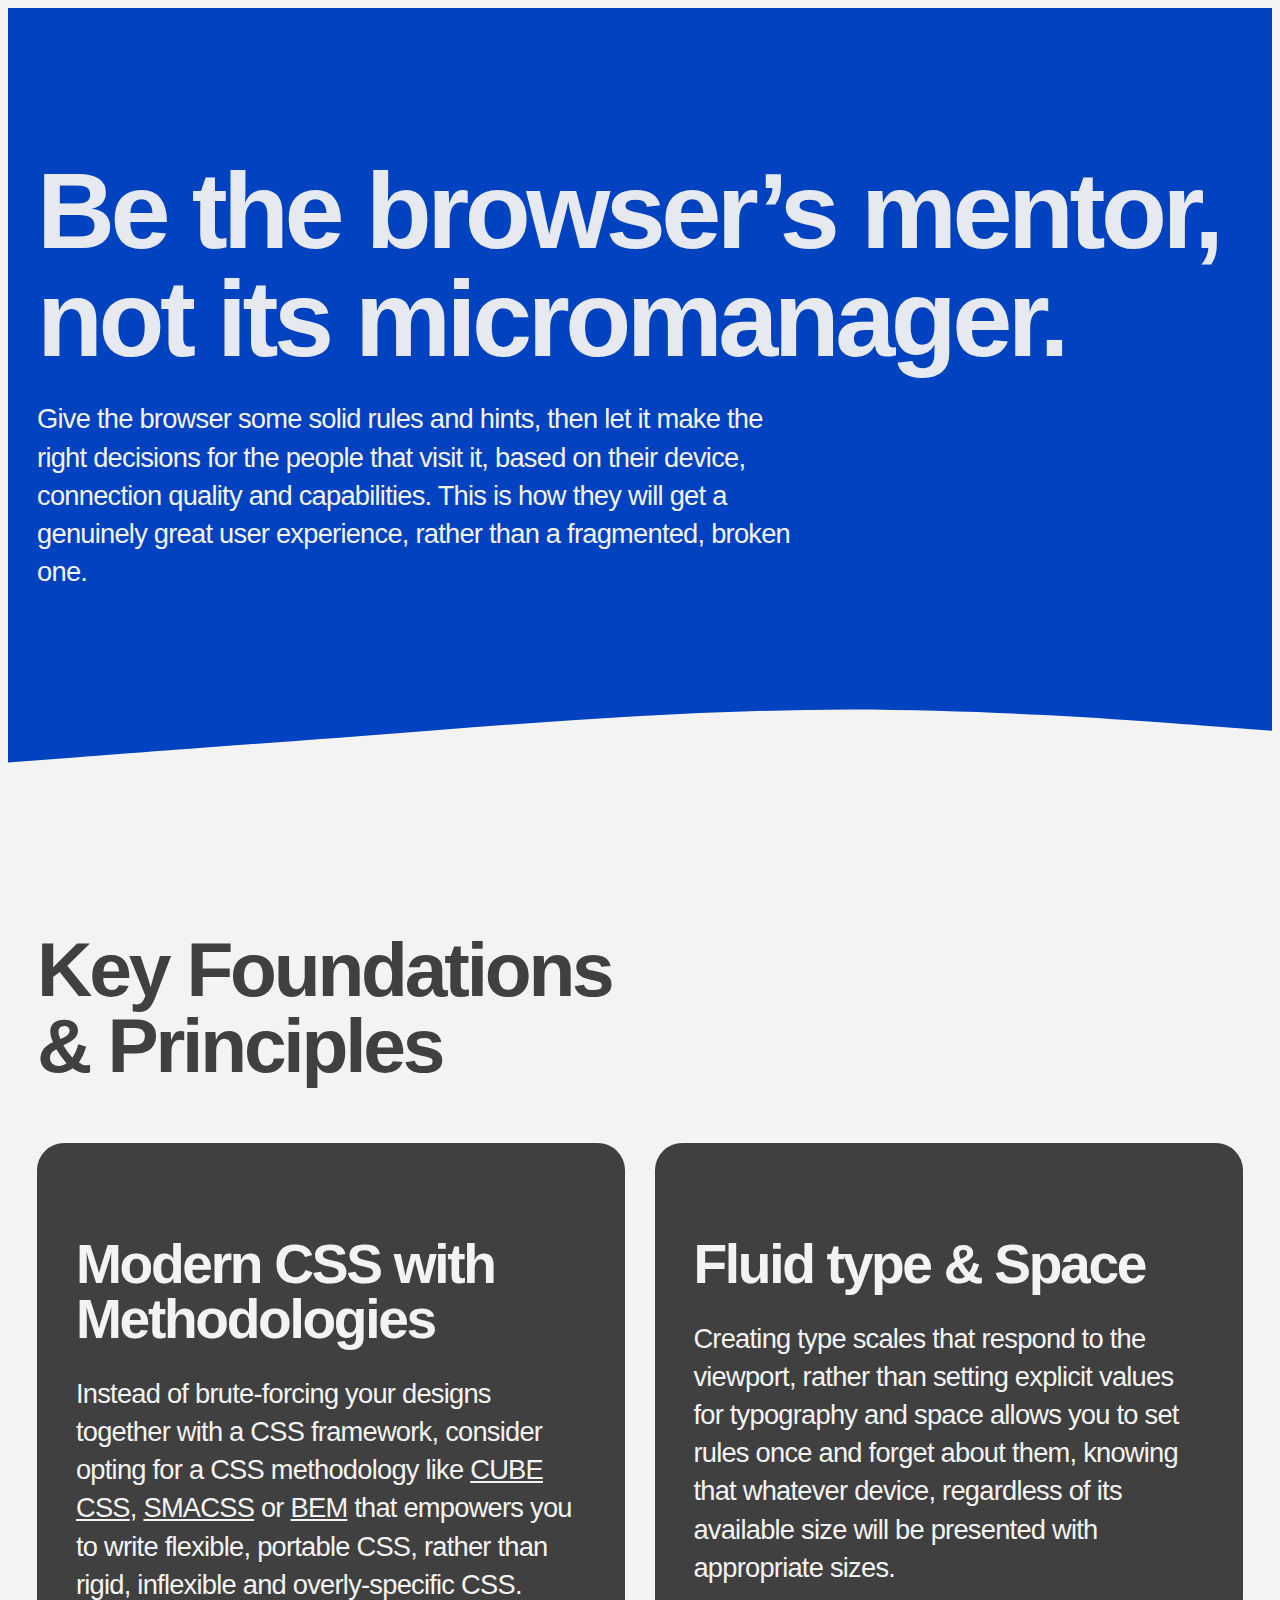
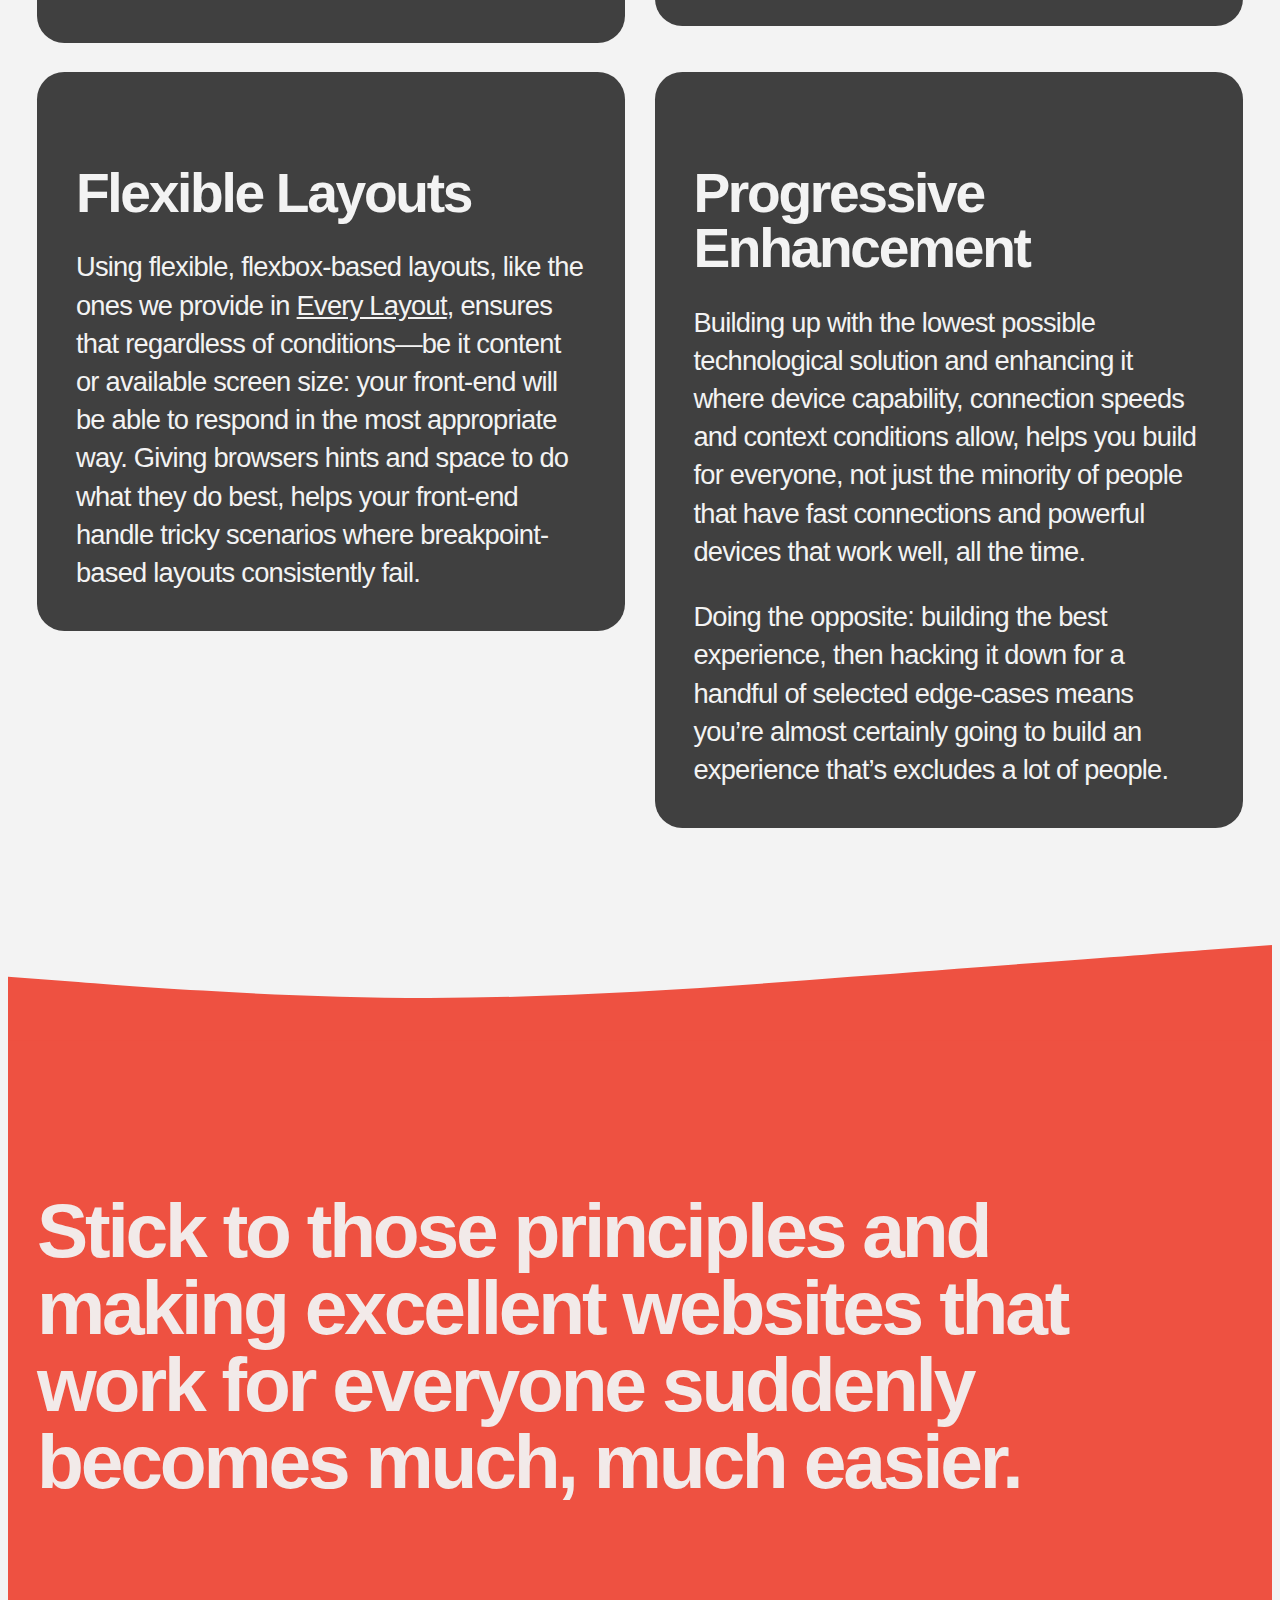
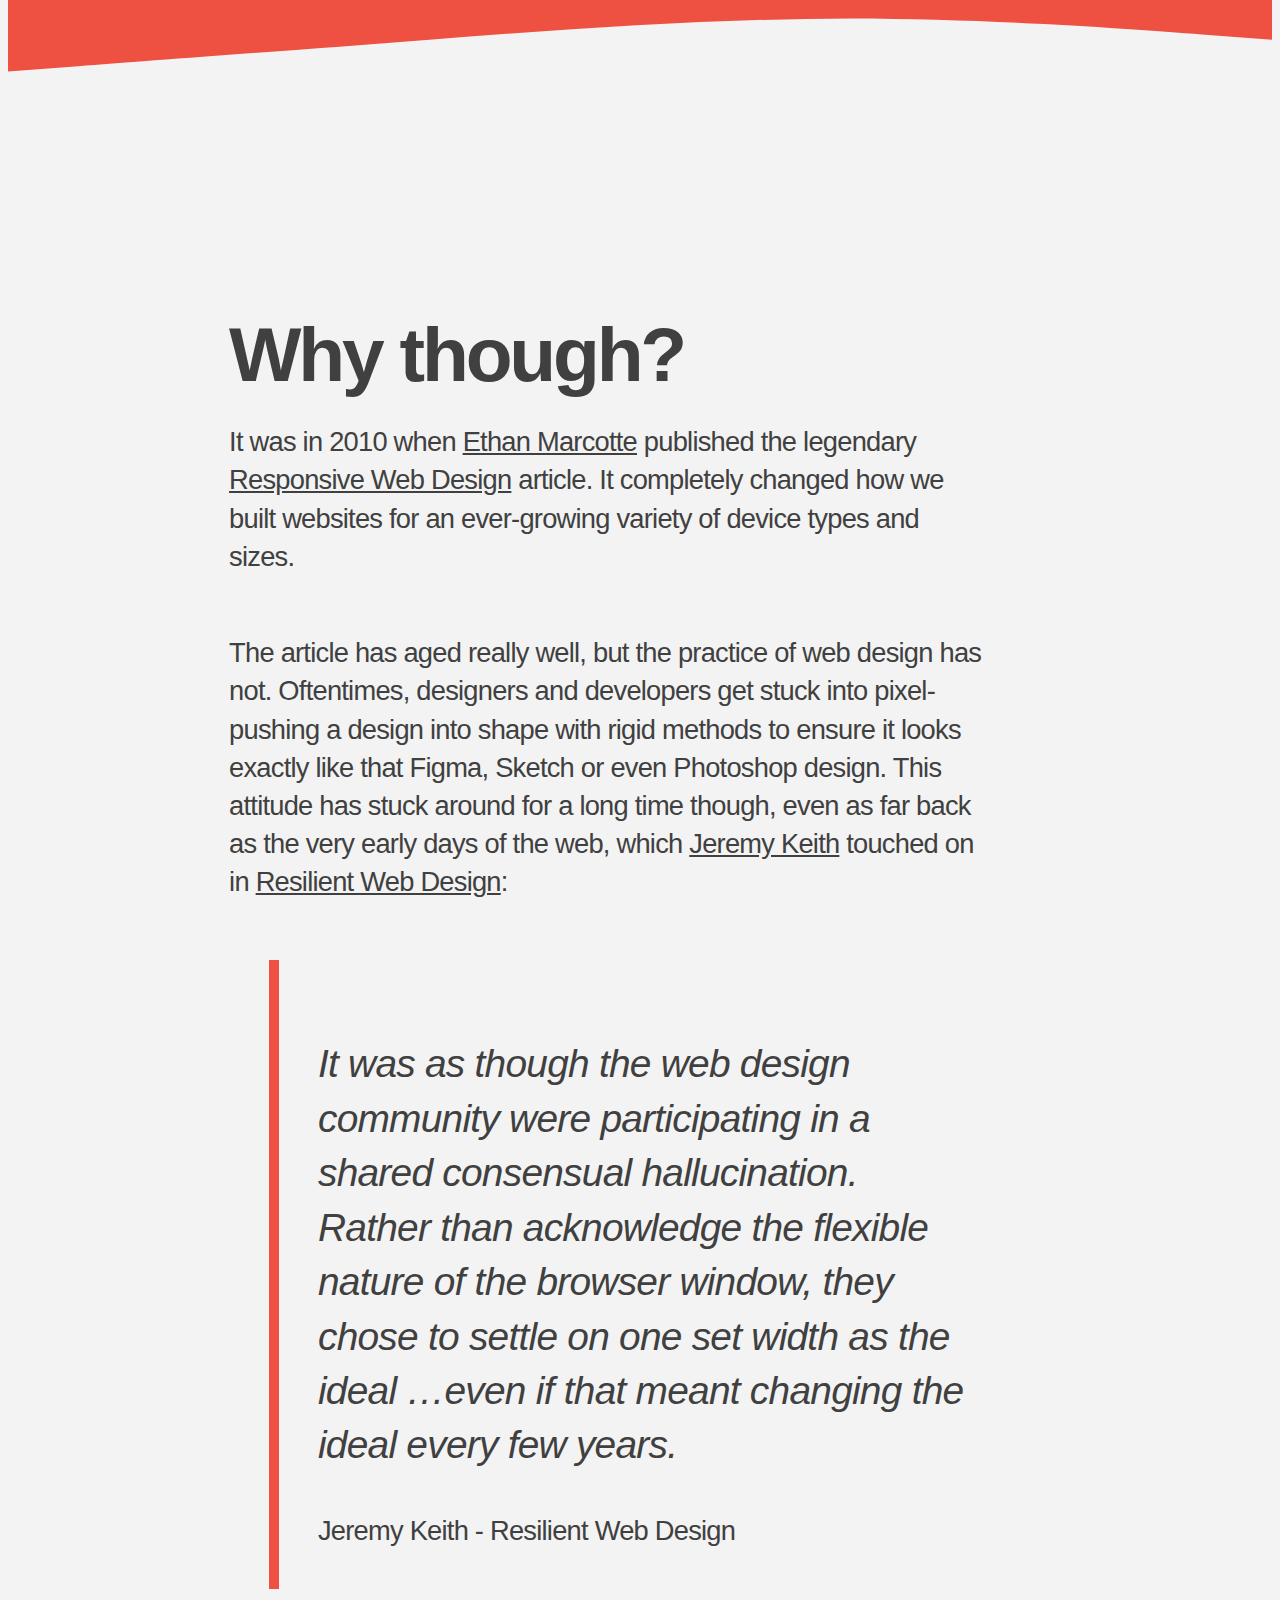
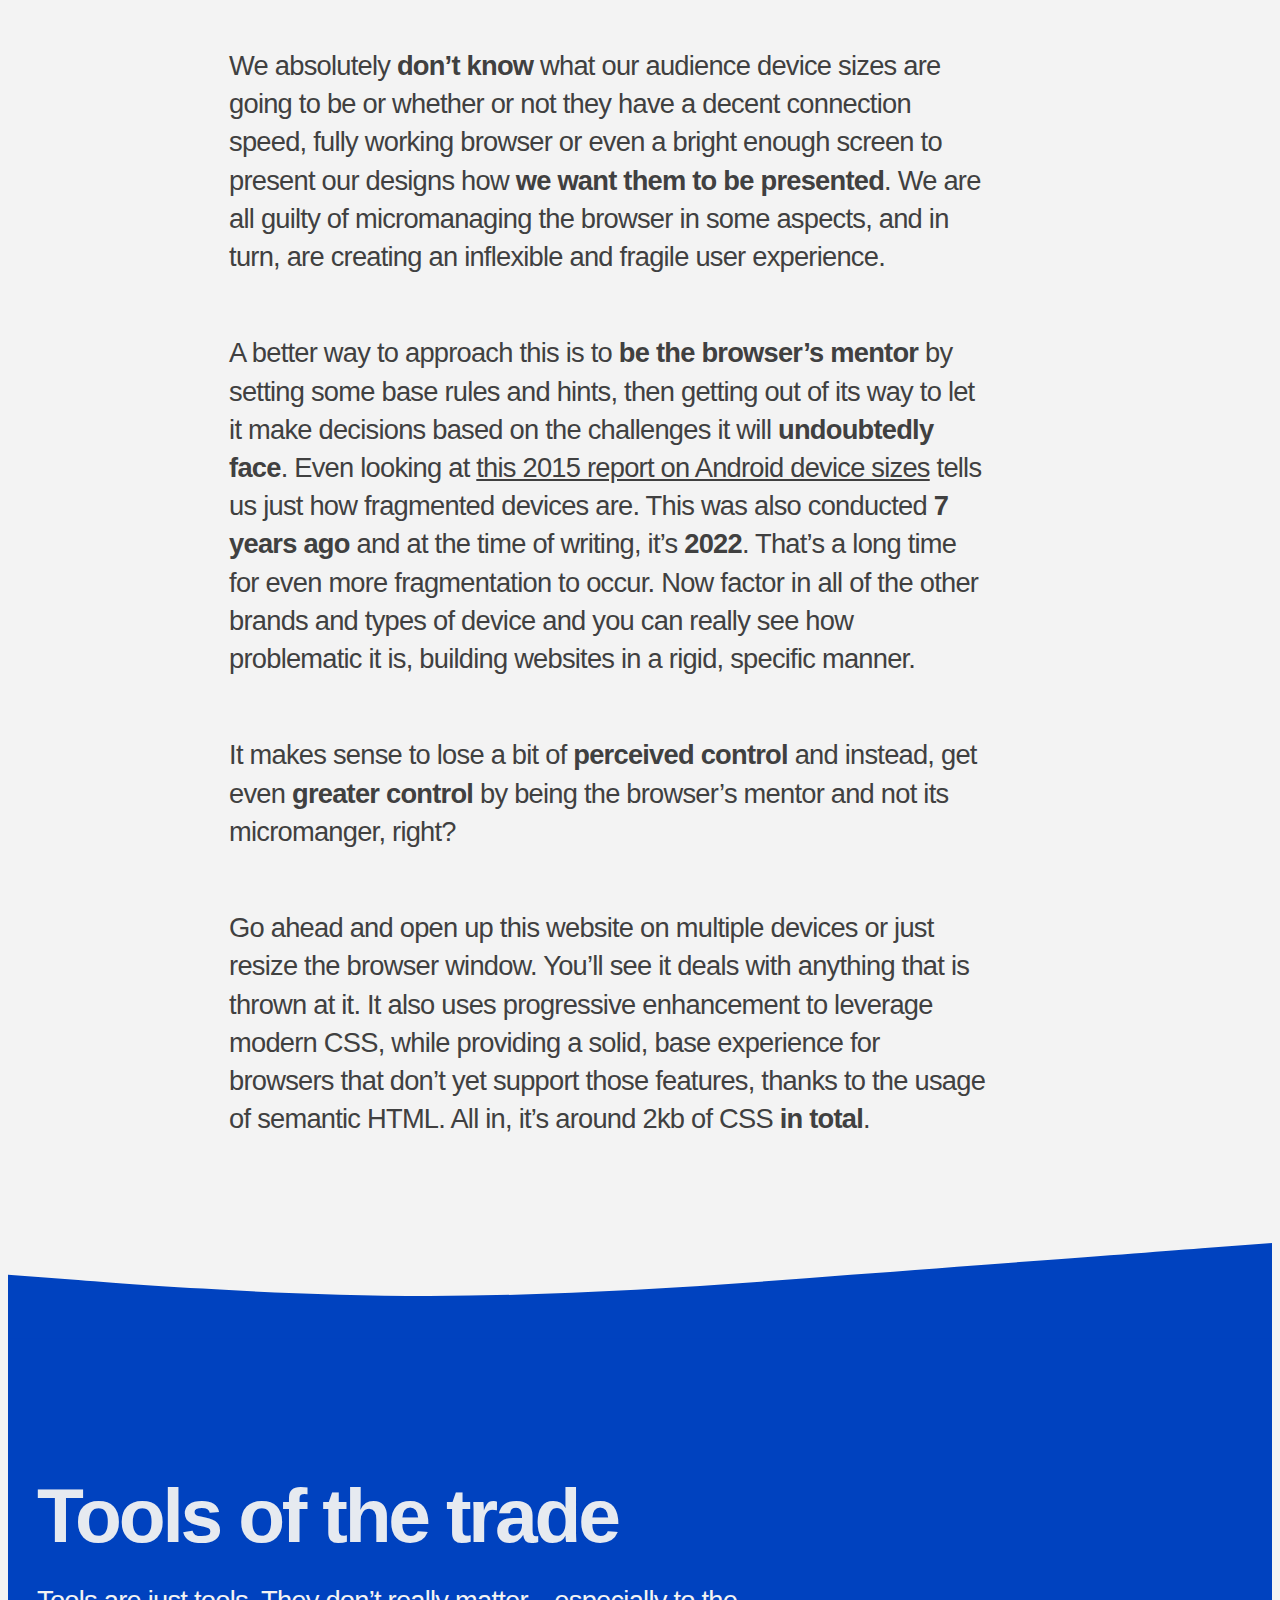
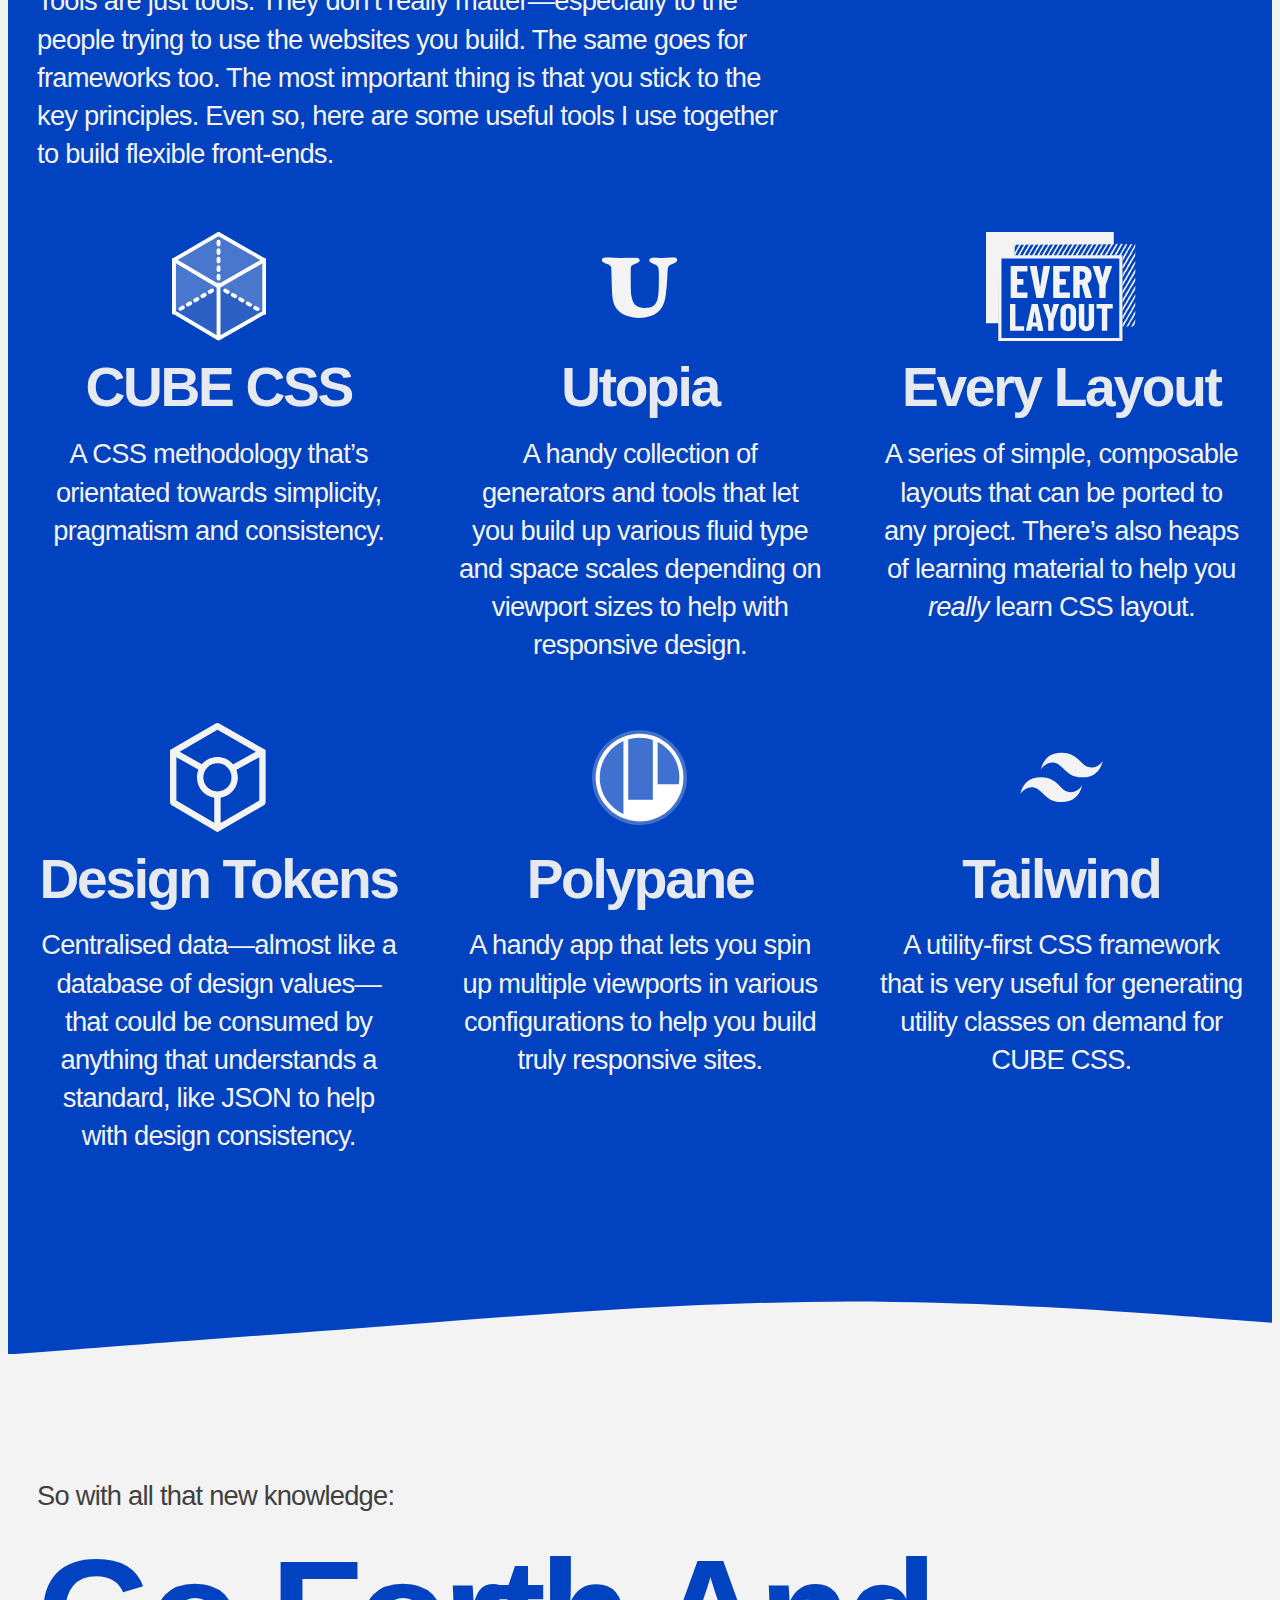
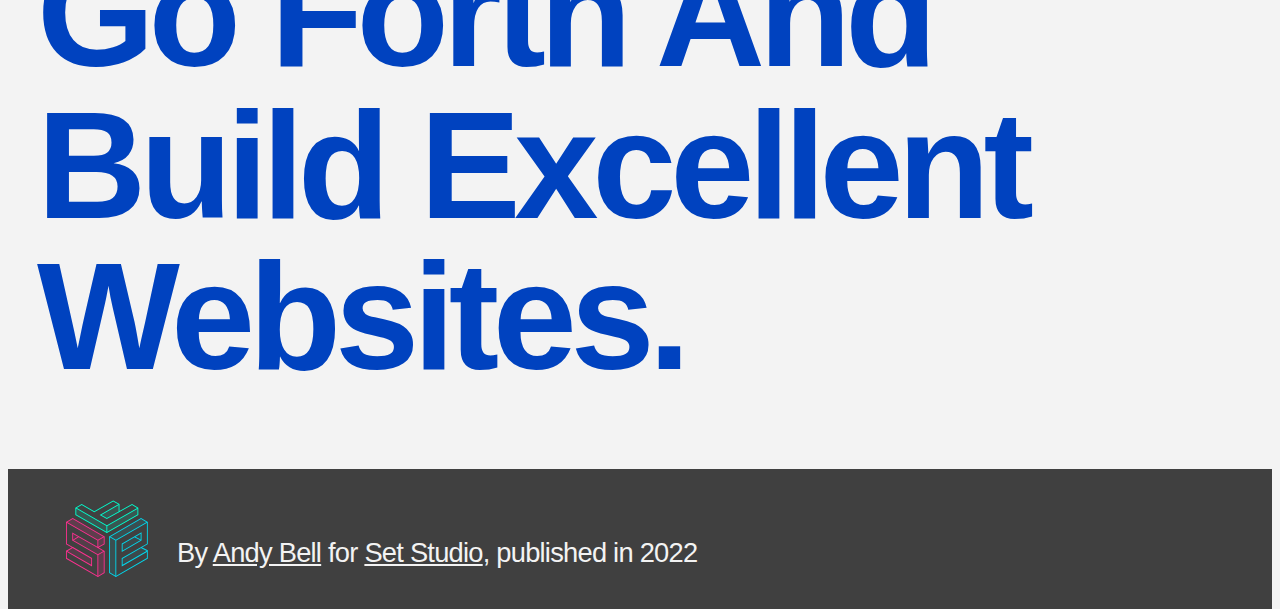
<file: Browser-mentor/index.html>
<!DOCTYPE html>
<html lang="en">
  <head>
    <meta charset="UTF-8" />
    <meta name="viewport" content="width=device-width, initial-scale=1.0" />
    <title>Browser Mentor</title>
    <link rel="stylesheet" href="style.css" />
  </head>
  <body>
    <main class="flow">
      <header class="section spot-color-primary">
        <div class="section__inner">
          <div class="wrapper flow region">
            <h1>Be the browser’s mentor, not its micromanager.</h1>
            <p>
              Give the browser some solid rules and hints, then let it make the
              right decisions for the people that visit it, based on their
              device, connection quality and capabilities. This is how they will
              get a genuinely great user experience, rather than a fragmented,
              broken one.
            </p>
          </div>
        </div>
        <svg
          class="curve"
          preserveAspectRatio="none"
          viewBox="0 0 1440 96"
          fill="none"
          xmlns="http://www.w3.org/2000/svg"
        >
          <path
            d="m0 96 80-5.3C160 85 320 75 480 64s320-21 480-21.3c160 .3 320 10.3 400 16l80 5.3V0H0v96Z"
          />
        </svg>
      </header>
      <article class="region flow">
        <div class="wrapper">
          <h2>Key Foundations &amp; Principles</h2>
          <ul
            class="grid mt-l-xl"
            role="list"
            data-rows="masonry"
            data-layout="50-50"
          >
            <li class="card flow">
              <h3>Modern CSS with Methodologies</h3>
              <p>
                Instead of brute-forcing your designs together with a CSS
                framework, consider opting for a CSS methodology like
                <a href="https://cube.fyi/">CUBE CSS</a>,
                <a href="http://smacss.com/">SMACSS</a> or
                <a href="http://getbem.com/introduction/">BEM</a> that empowers
                you to write flexible, portable CSS, rather than rigid,
                inflexible and overly-specific CSS.
              </p>
            </li>

            <li class="card flow">
              <h3>Fluid type &amp; Space</h3>
              <p>
                Creating type scales that respond to the viewport, rather than
                setting explicit values for typography and space allows you to
                set rules once and forget about them, knowing that whatever
                device, regardless of its available size will be presented with
                appropriate sizes.
              </p>
            </li>

            <li class="card flow">
              <h3>Flexible Layouts</h3>
              <p>
                Using flexible, flexbox-based layouts, like the ones we provide
                in <a href="https://every-layout.dev/">Every Layout</a>, ensures
                that regardless of conditions—be it content or available screen
                size: your front-end will be able to respond in the most
                appropriate way. Giving browsers hints and space to do what they
                do best, helps your front-end handle tricky scenarios where
                breakpoint-based layouts consistently fail.
              </p>
            </li>

            <li class="card flow">
              <h3>Progressive Enhancement</h3>
              <p>
                Building up with the lowest possible technological solution and
                enhancing it where device capability, connection speeds and
                context conditions allow, helps you build for everyone, not just
                the minority of people that have fast connections and powerful
                devices that work well, all the time.
              </p>
              <p>
                Doing the opposite: building the best experience, then hacking
                it down for a handful of selected edge-cases means you’re almost
                certainly going to build an experience that’s excludes a lot of
                people.
              </p>
            </li>
          </ul>
        </div>
        <div class="section flow-space-2xl-3xl spot-color-secondary">
          <svg
            class="curve"
            preserveAspectRatio="none"
            viewBox="0 0 1440 96"
            fill="none"
            xmlns="http://www.w3.org/2000/svg"
          >
            <path
              d="m0 96 80-5.3C160 85 320 75 480 64s320-21 480-21.3c160 .3 320 10.3 400 16l80 5.3V0H0v96Z"
            />
          </svg>

          <div class="section__inner region">
            <blockquote class="wrapper">
              <p>
                Stick to those principles and making excellent websites that
                work for everyone suddenly becomes much, much easier.
              </p>
            </blockquote>
          </div>
          <svg
            class="curve"
            preserveAspectRatio="none"
            viewBox="0 0 1440 96"
            fill="none"
            xmlns="http://www.w3.org/2000/svg"
          >
            <path
              d="m0 96 80-5.3C160 85 320 75 480 64s320-21 480-21.3c160 .3 320 10.3 400 16l80 5.3V0H0v96Z"
            />
          </svg>
        </div>
      </article>
      <article class="region">
        <div class="wrapper flow prose">
          <h2>Why though?</h2>
          <p>
            It was in 2010 when
            <a href="https://twitter.com/beep">Ethan Marcotte</a> published the
            legendary
            <a href="https://alistapart.com/article/responsive-web-design/"
              >Responsive Web Design</a
            >
            article. It completely changed how we built websites for an
            ever-growing variety of device types and sizes.
          </p>
          <p>
            The article has aged really well, but the practice of web design has
            not. Oftentimes, designers and developers get stuck into
            pixel-pushing a design into shape with rigid methods to ensure it
            looks exactly like that Figma, Sketch or even Photoshop design. This
            attitude has stuck around for a long time though, even as far back
            as the very early days of the web, which
            <a href="https://twitter.com/adactio">Jeremy Keith</a> touched on in
            <a href="https://resilientwebdesign.com/">Resilient Web Design</a>:
          </p>
          <blockquote>
            <p>
              It was as though the web design community were participating in a
              shared consensual hallucination. Rather than acknowledge the
              flexible nature of the browser window, they chose to settle on one
              set width as the ideal …even if that meant changing the ideal
              every few years.
            </p>
            <p>Jeremy Keith - Resilient Web Design</p>
          </blockquote>
          <p>
            We absolutely <strong>don’t know</strong> what our audience device
            sizes are going to be or whether or not they have a decent
            connection speed, fully working browser or even a bright enough
            screen to present our designs how
            <strong>we want them to be presented</strong>. We are all guilty of
            micromanaging the browser in some aspects, and in turn, are creating
            an inflexible and fragile user experience.
          </p>
          <p>
            A better way to approach this is to
            <strong>be the browser’s mentor</strong> by setting some base rules
            and hints, then getting out of its way to let it make decisions
            based on the challenges it will <strong>undoubtedly face</strong>.
            Even looking at
            <a
              href="https://www.opensignal.com/sites/opensignal-com/files/data/reports/global/data-2015-08/2015_08_fragmentation_report.pdf"
              >this 2015 report on Android device sizes</a
            >
            tells us just how fragmented devices are. This was also conducted
            <strong>7 years ago</strong> and at the time of writing, it’s
            <strong>2022</strong>. That’s a long time for even more
            fragmentation to occur. Now factor in all of the other brands and
            types of device and you can really see how problematic it is,
            building websites in a rigid, specific manner.
          </p>
          <p>
            It makes sense to lose a bit of
            <strong>perceived control</strong> and instead, get even
            <strong>greater control</strong> by being the browser’s mentor and
            not its micromanger, right?
          </p>
          <p>
            Go ahead and open up this website on multiple devices or just resize
            the browser window. You’ll see it deals with anything that is thrown
            at it. It also uses progressive enhancement to leverage modern CSS,
            while providing a solid, base experience for browsers that don’t yet
            support those features, thanks to the usage of semantic HTML. All
            in, it’s around 2kb of CSS <strong>in total</strong>.
          </p>
        </div>
      </article>
      <article class="section spot-color-primary">
        <svg
          class="curve"
          preserveAspectRatio="none"
          viewBox="0 0 1440 96"
          fill="none"
          xmlns="http://www.w3.org/2000/svg"
        >
          <path
            d="m0 96 80-5.3C160 85 320 75 480 64s320-21 480-21.3c160 .3 320 10.3 400 16l80 5.3V0H0v96Z"
          />
        </svg>

        <div class="section__inner region">
          <div class="wrapper flow">
            <h2>Tools of the trade</h2>
            <p>
              Tools are just tools. They don’t really matter—especially to the
              people trying to use the websites you build. The same goes for
              frameworks too. The most important thing is that you stick to the
              key principles. Even so, here are some useful tools I use together
              to build flexible front-ends.
            </p>
            <ul class="features grid mt-l-xl" role="list">
              <li class="flow">
                <div aria-hidden="true">
                  <svg
                    aria-hidden="true"
                    focusable="false"
                    viewBox="0 0 120 139"
                    fill="none"
                    xmlns="http://www.w3.org/2000/svg"
                  >
                    <g clip-path="url(#a)">
                      <path
                        d="m2.932 101.287 56.338 34.42 58.252-33.307L59.27 69.092 2.932 101.287Z"
                        fill="#DBDBDB"
                        fill-opacity=".2"
                      />
                      <path
                        d="M59.27 2.475v66.618l58.252 33.307V35.782L59.27 2.475ZM59.27 2.475v66.618L2.932 101.287V35.782L59.27 2.475Z"
                        fill="#F3F3F3"
                        fill-opacity=".3"
                      />
                      <path
                        d="M117.522 38.26c-.432 0-.856-.113-1.231-.328l-57.01-32.6-55.557 32.26A2.479 2.479 0 0 1 .082 34.82a2.475 2.475 0 0 1 1.15-1.507L58.026.337a2.474 2.474 0 0 1 2.474 0l58.244 33.299a2.474 2.474 0 0 1-1.231 4.624h.008Z"
                        fill="#fff"
                      />
                      <path
                        d="M56.792 4.949V2.474A2.473 2.473 0 0 1 59.27 0a2.479 2.479 0 0 1 2.477 2.474V4.95M59.27 29.19a2.482 2.482 0 0 1-2.478-2.474v-3.629a2.473 2.473 0 0 1 2.478-2.474 2.479 2.479 0 0 1 2.477 2.474v3.629a2.473 2.473 0 0 1-2.477 2.474Zm0-10.885a2.48 2.48 0 0 1-2.478-2.474v-3.626a2.473 2.473 0 0 1 2.478-2.474 2.48 2.48 0 0 1 2.477 2.474v3.626a2.473 2.473 0 0 1-2.477 2.474ZM59.27 61.836a2.48 2.48 0 0 1-2.478-2.475v-3.625a2.472 2.472 0 0 1 2.478-2.475 2.479 2.479 0 0 1 2.477 2.475v3.625a2.473 2.473 0 0 1-2.477 2.475Zm0-10.882a2.479 2.479 0 0 1-2.478-2.475v-3.628a2.472 2.472 0 0 1 2.478-2.474 2.479 2.479 0 0 1 2.477 2.474v3.628a2.473 2.473 0 0 1-2.477 2.475Zm0-10.882a2.479 2.479 0 0 1-2.478-2.475V33.97a2.472 2.472 0 0 1 2.478-2.474 2.479 2.479 0 0 1 2.477 2.474v3.628a2.472 2.472 0 0 1-1.529 2.286 2.48 2.48 0 0 1-.948.189ZM59.27 71.567a2.48 2.48 0 0 1-2.478-2.474v-2.475a2.473 2.473 0 0 1 2.478-2.474 2.48 2.48 0 0 1 2.477 2.474v2.475a2.473 2.473 0 0 1-2.477 2.474ZM117.522 104.874a2.476 2.476 0 0 1-2.477-2.474V35.782a2.476 2.476 0 0 1 4.229-1.75c.465.464.726 1.094.726 1.75V102.4a2.473 2.473 0 0 1-2.478 2.474ZM2.478 104.543A2.479 2.479 0 0 1 0 102.069V35.454a2.473 2.473 0 0 1 2.478-2.474 2.479 2.479 0 0 1 2.477 2.474v66.615a2.474 2.474 0 0 1-2.477 2.474Z"
                        fill="#fff"
                      />
                      <path
                        d="m116.602 99.682 2.152 1.23a2.475 2.475 0 0 1-2.46 4.296l-2.152-1.23M109.023 100.675a2.509 2.509 0 0 1-1.229-.325l-3.172-1.816a2.468 2.468 0 0 1-1.16-1.499 2.466 2.466 0 0 1 .876-2.607 2.475 2.475 0 0 1 2.747-.19l3.172 1.816a2.473 2.473 0 0 1-1.234 4.621Zm-9.52-5.444c-.431 0-.855-.112-1.229-.325L95.1 93.09a2.475 2.475 0 1 1 2.463-4.296l3.175 1.816a2.473 2.473 0 0 1-1.234 4.621ZM89.982 89.787c-.432 0-.856-.113-1.231-.328l-3.172-1.813a2.476 2.476 0 0 1-.92-3.378 2.478 2.478 0 0 1 3.382-.918l3.173 1.816a2.475 2.475 0 0 1-1.232 4.62Zm-9.523-5.45c-.43 0-.854-.113-1.228-.328l-3.173-1.813a2.48 2.48 0 0 1-1.23-2.462 2.475 2.475 0 0 1 1.807-2.078 2.483 2.483 0 0 1 1.883.239l3.176 1.815a2.476 2.476 0 0 1 1.171 2.79 2.474 2.474 0 0 1-2.406 1.837ZM70.954 78.9c-.431 0-.855-.112-1.229-.328l-3.175-1.815a2.476 2.476 0 0 1-.965-3.404 2.475 2.475 0 0 1 3.428-.89l3.172 1.816a2.476 2.476 0 0 1 1.162 2.783 2.474 2.474 0 0 1-2.393 1.838ZM38.6 84.232a2.479 2.479 0 0 1-2.398-1.829 2.472 2.472 0 0 1 1.148-2.786l3.09-1.792a2.478 2.478 0 0 1 3.67 2.772 2.474 2.474 0 0 1-1.18 1.506l-3.087 1.792c-.378.22-.807.337-1.244.337Zm9.264-5.382a2.48 2.48 0 0 1-2.39-1.83 2.472 2.472 0 0 1 1.145-2.783l3.087-1.795a2.48 2.48 0 0 1 3.744 1.801 2.471 2.471 0 0 1-1.26 2.48l-3.088 1.796c-.377.216-.803.33-1.237.33ZM10.799 100.373a2.48 2.48 0 0 1-2.396-1.83 2.472 2.472 0 0 1 1.15-2.785l3.087-1.795a2.48 2.48 0 0 1 3.701 1.808 2.474 2.474 0 0 1-1.21 2.47l-3.09 1.796a2.478 2.478 0 0 1-1.242.336Zm9.268-5.379a2.483 2.483 0 0 1-2.39-1.83 2.475 2.475 0 0 1 1.14-2.785l3.09-1.792a2.481 2.481 0 0 1 3.423.875 2.473 2.473 0 0 1-.933 3.403l-3.087 1.792c-.377.22-.807.337-1.243.337Zm9.253-5.385a2.48 2.48 0 0 1-2.39-1.83 2.472 2.472 0 0 1 1.144-2.782L31.16 83.2a2.48 2.48 0 0 1 3.388.895 2.473 2.473 0 0 1-.896 3.384l-3.09 1.795a2.482 2.482 0 0 1-1.243.334ZM5.864 103.627l-2.14 1.241a2.48 2.48 0 0 1-3.702-1.808 2.474 2.474 0 0 1 1.21-2.47l2.143-1.242"
                        fill="#fff"
                      />
                      <path
                        d="M59.27 138.182c-.445 0-.881-.119-1.264-.346L1.214 104.198a2.467 2.467 0 0 1-1.183-1.517 2.472 2.472 0 0 1 1.81-3.048 2.48 2.48 0 0 1 1.9.31l55.552 32.901 56.998-32.591a2.488 2.488 0 0 1 1.933-.33 2.476 2.476 0 0 1 1.309 4.003 2.497 2.497 0 0 1-.788.618l-58.244 33.313c-.375.213-.8.325-1.231.325Z"
                        fill="#fff"
                      />
                      <path
                        d="M59.27 138.182a2.48 2.48 0 0 1-2.478-2.475V69.092a2.473 2.473 0 0 1 2.478-2.474 2.48 2.48 0 0 1 2.477 2.474v66.615a2.474 2.474 0 0 1-2.477 2.475Z"
                        fill="#fff"
                      />
                      <path
                        d="M59.273 71.567a2.48 2.48 0 0 1-2.383-1.844 2.472 2.472 0 0 1 1.163-2.777l58.238-33.31a2.48 2.48 0 0 1 3.623 2.796 2.476 2.476 0 0 1-1.16 1.5L60.501 71.238a2.462 2.462 0 0 1-1.228.328Z"
                        fill="#fff"
                      />
                      <path
                        d="M59.267 71.567a2.48 2.48 0 0 1-1.26-.346L1.213 37.583a2.477 2.477 0 0 1-.868-3.391 2.475 2.475 0 0 1 2.483-1.188c.322.046.632.155.912.321l56.793 33.638a2.475 2.475 0 0 1-1.267 4.604Z"
                        fill="#fff"
                      />
                    </g>
                    <defs>
                      <clipPath id="a">
                        <path fill="#fff" d="M0 0h120v138.182H0z" />
                      </clipPath>
                    </defs>
                  </svg>
                </div>
                <h3>
                  <a href="https://cube.fyi/">CUBE CSS</a>
                </h3>
                <p>
                  A CSS methodology that’s orientated towards simplicity,
                  pragmatism and consistency.
                </p>
              </li>

              <li class="flow">
                <div aria-hidden="true">
                  <svg
                    viewBox="0 0 254 254"
                    fill="none"
                    xmlns="http://www.w3.org/2000/svg"
                  >
                    <g clip-path="url(#utopia)">
                      <path
                        d="M69.464 59.675c11.848.595 18.407.638 28.963.364 20.595-.589 22.419-.535 24.923.595 2.28 1.072 4.007 3.183 4.007 5.053 0 3.05-2.414 4.914-11.387 8.783-6.436 2.781-8.249 4.287-9.069 7.379-.317 1.41-.499 8.874-.499 23.626 0 24.113.536 38.373 1.641 44.063 1.502 8.011 4.42 15.16 7.745 19.071 1.958 2.278 8.335 5.557 13.623 6.967 4.784 1.275 15.629 1.409 20.456.182 9.751-2.369 15.554-8.242 18.638-18.937 2.183-7.502 3.003-17.893 3.368-42.789.365-25.356-.225-30.822-3.824-35.007-1.55-1.822-3.143-2.733-12.803-7.148-4.859-2.16-7.095-5.782-5.223-8.333 2.547-3.413 7.562-4.458 17.86-3.751 9.041.695 18.124.634 27.155-.182 11.708-1.136 15.553-.777 18.316 1.774 3.915 3.595.59 8.922-7.38 11.928-12.031 4.506-13.125 5.825-13.672 17.024-1.55 31.615-3.556 54.309-5.696 64.597-4.51 21.531-15.307 34.595-33.714 40.726-17.27 5.733-36.042 5.733-54.219 0-8.753-2.733-14.583-6.19-20.686-12.154-11.44-11.199-14.766-22.988-15.554-55.402-.67-28.958-1.218-44.074-1.625-46.062-.773-3.339-3.283-5.246-10.545-8.118-3.325-1.27-6.79-2.91-7.793-3.639-4.553-3.322-4.602-7.282-.09-9.608 3.893-2.004 5.078-2.047 27.084-1.002Z"
                        fill="currentColor"
                      />
                    </g>
                    <defs>
                      <clipPath id="utopia">
                        <path
                          fill="currentColor"
                          transform="translate(39 59)"
                          d="M0 0h176v141H0z"
                        />
                      </clipPath>
                    </defs>
                  </svg>
                </div>
                <h3>
                  <a href="https://utopia.fyi/">Utopia</a>
                </h3>
                <p>
                  A handy collection of generators and tools that let you build
                  up various fluid type and space scales depending on viewport
                  sizes to help with responsive design.
                </p>
              </li>

              <li class="flow">
                <div aria-hidden="true">
                  <svg
                    viewBox="0 0 154 112"
                    fill="none"
                    xmlns="http://www.w3.org/2000/svg"
                  >
                    <g clip-path="url(#clip666)" fill="currentColor">
                      <path
                        d="M0 0v93.645h13.11l.263-68.66 16.107-.3V12.96l101.624-.3V0H0Z"
                      />
                      <path
                        d="M29.517 12.286c-.262 1.311-.674 5.769.6 2.473.374-2.136 2.921-2.735-.6-2.473Zm5.094 0c-2.06 2.772-3.37 5.806-5.131 8.69-.487 2.51-.225 4.758 1.386 1.274 1.16-2.997 3.146-5.581 4.607-8.39 1.648-1.574.524-1.686-.862-1.574Zm4.645 0c-1.61 2.997-3.146 5.806-4.907 8.69-1.685 1.986-2.622 5.77.375 2.885 1.236-2.51 2.884-5.132 4.382-7.604.15-2.023 4.495-4.682.15-3.97Zm5.17 0c-1.649 2.622-2.997 5.619-5.02 8.129-.487 1.685-3.596 5.394-.187 4.195 1.273-2.51 2.884-5.17 4.382-7.604-.075-1.498 4.72-5.357.825-4.72Zm4.682 0c-1.05 2.81-3.072 5.244-4.27 7.941-.9 1.499-4.495 5.881-.488 4.27 1.124-3.146 3.447-5.805 4.983-8.765.187-1.872 4.045-4.12-.225-3.446Zm5.132 0c-1.574 2.622-2.997 5.282-4.533 7.941-.374 1.798-4.795 5.432-.75 4.57 1.949-2.81 2.998-5.88 5.133-8.54-.15-2.06 4.495-4.645.15-3.97Zm5.094 0c-2.06 2.772-3.371 5.806-5.132 8.69-1.648 1.948-3.072 5.807.525 2.773 1.048-2.847 3.109-5.282 4.345-8.017.3-1.498 3.933-4.008.262-3.446Zm4.682 0c-1.199 3.072-3.446 5.731-4.944 8.69-1.686 1.986-2.623 5.77.374 2.885 1.274-2.51 2.885-5.17 4.383-7.604.15-2.023 4.495-4.682.187-3.97Zm5.132 0c-1.423 2.36-2.884 5.057-4.345 7.38-.487 1.685-4.645 6.143-.862 4.944 1.498-2.772 3.034-5.694 5.02-8.353.075-1.499 3.708-4.645.187-3.97Zm4.682 0c-1.049 2.81-3.071 5.244-4.27 7.941-.862 1.499-4.495 5.881-.487 4.27 1.61-3.034 3.184-5.843 4.982-8.765.187-1.872 4.045-4.12-.225-3.446Zm5.132 0c-1.424 2.997-3.559 5.694-4.907 8.69-1.76 1.686-3.11 5.62-.187 3.184 2.022-2.659 3.296-5.618 5.056-8.428.3-1.872 4.046-4.082.038-3.446Zm5.132 0c-1.836 2.622-3.184 5.619-5.057 8.166-1.124 2.135-3.671 6.443.374 3.296 1.087-2.846 3.147-5.281 4.383-8.016.262-1.46 3.896-4.008.3-3.446Zm4.645 0c-1.237 2.922-3.147 5.507-4.57 8.316-1.873 1.91-3.26 6.293 0 3.259 1.498-2.772 3.034-5.694 5.019-8.353.337-1.948 3.296-3.821-.45-3.222Zm5.131 0c-1.423 2.36-2.884 5.057-4.345 7.38-.225 1.872-5.057 5.993-.899 5.131 1.424-2.66 2.997-5.281 4.495-7.94.375-1.312 4.383-5.432.75-4.57Zm5.17 0c-1.986 2.772-3.634 5.731-5.132 8.616-1.986 1.498-2.885 5.768 0 3.146 1.948-2.81 2.996-5.88 5.132-8.54-.225-1.611 3.558-3.858 0-3.222Zm4.644 0c-1.423 2.997-3.558 5.694-4.907 8.69-1.76 1.686-3.109 5.62-.187 3.184 2.023-2.659 3.296-5.618 5.057-8.428.3-1.872 4.045-4.082.037-3.446Zm5.132 0c-1.985 2.547-2.922 5.619-4.982 8.129-1.236 2.097-3.746 6.517.337 3.37 1.199-2.996 3.109-5.618 4.72-8.427.524-1.274 3.109-3.671-.075-3.072Zm4.645 0c-1.236 2.922-3.147 5.507-4.57 8.316-1.236 1.423-3.521 5.806-.15 3.746 1.386-2.847 3.147-5.47 4.645-8.241.562-1.798 4.083-4.607.075-3.82Zm5.244 0c-1.611 2.585-3.259 5.244-4.57 7.867-.861 1.61-4.495 5.843-.749 4.495 1.798-2.735 2.997-5.77 5.019-8.391 0-1.424 3.671-4.608.263-3.97h.037Zm5.057 0c-1.985 2.772-3.633 5.731-5.132 8.616-1.985 1.498-2.884 5.768 0 3.146 1.948-2.81 2.997-5.88 5.132-8.54-.225-1.611 3.558-3.858 0-3.222Zm4.645 0c-1.611 2.997-3.147 5.806-4.907 8.69-1.761 1.686-3.109 5.62-.188 3.184 2.023-2.622 3.222-5.618 5.057-8.353.637-1.873 4.008-4.195.038-3.52Zm5.132 0c-1.986 2.547-2.922 5.619-4.982 8.129-1.087 1.798-3.259 6.48.337 3.37 1.386-2.958 3.184-5.618 4.719-8.427.562-1.236 2.997-3.746-.074-3.072Zm4.719 0c-1.386 2.885-3.146 5.507-4.645 8.316-1.236 1.423-3.521 5.806-.149 3.746 1.386-2.847 3.146-5.47 4.644-8.241.525-1.723 4.083-4.607.15-3.82Zm5.132 0c-1.573 2.585-3.221 5.244-4.532 7.867-.75 1.648-4.608 5.693-.75 4.57 1.724-2.81 2.997-5.807 5.02-8.466 0-1.424 3.671-4.608.262-3.97Zm5.094 0c-2.06 2.735-3.296 5.806-5.131 8.616-1.349 2.547-3.596 4.645-3.334 7.791-.113 2.997 2.547-3.67 3.334-4.645 1.947-2.772 2.996-5.88 5.131-8.54 0-1.574 3.596-3.746 0-3.222Zm4.645 0c-1.611 2.997-3.146 5.806-4.907 8.69-1.386 2.997-3.596 5.694-4.982 8.766-1.124 2.285-3.558 4.345-3.221 7.23.412 2.172 3.034-4.234 4.083-5.507 1.723-2.81 2.996-5.806 5.019-8.466 1.124-2.921 3.446-5.244 4.308-8.278-.225-.6.412-2.36-.3-2.435Zm.3 7.979c-1.311 2.997-3.184 5.694-4.87 8.578-1.423 2.81-3.371 5.394-4.57 8.39-1.535 2.473-3.596 4.795-3.97 7.754-.525 4.683 1.685-1.61 2.659-2.846 2.135-2.623 3.184-5.732 5.17-8.541 1.273-2.51 2.884-5.17 4.382-7.604 1.311-1.873 1.311-3.484 1.199-5.731Zm0 8.952c-1.498 2.997-3.821 5.62-4.945 8.766-2.097 2.66-3.184 5.73-5.131 8.54-.824 2.472-3.559 4.495-3.334 7.38.337 3.37 2.36-3.934 3.858-4.683 1.386-2.922 3.184-5.581 4.72-8.39 1.461-2.847 3.371-5.432 4.57-8.391.562-.824.112-2.248.262-3.222Zm0 8.241c-1.498 2.997-3.296 5.731-4.87 8.616-1.498 2.809-3.296 5.468-4.682 8.39-1.498 2.472-3.596 4.72-3.858 7.604-.562 4.757 1.648-1.273 2.659-2.697 1.723-2.734 3.372-5.693 5.17-8.54 1.273-2.51 2.884-5.17 4.382-7.604 1.311-1.873 1.311-3.484 1.199-5.731v-.038Zm0 8.99c-1.873 2.622-3.184 5.507-4.87 8.24-1.573 2.81-3.259 5.77-5.132 8.466-.599 2.772-3.558 4.645-3.371 7.68-.112 4.045 2.248-2.81 3.297-3.784 1.46-2.847 3.371-5.431 4.569-8.39 1.873-2.697 3.559-5.62 5.17-8.466.562-1.124.262-2.435.337-3.746Zm0 8.24c-1.199 2.773-3.296 5.17-4.308 8.017-1.985 2.622-3.558 5.581-5.019 8.353-1.386 2.697-3.521 5.02-4.083 7.941-.6 4.87 1.573-.674 2.659-2.397 1.499-2.397 3.147-5.094 4.42-7.604 1.948-2.772 2.997-5.881 5.132-8.54 1.311-1.761 1.311-3.559 1.199-5.77Zm0 8.99c-1.873 2.623-3.109 5.507-4.87 8.13-1.91 2.809-2.996 5.88-5.132 8.577-.599 2.847-3.745 4.72-3.371 7.904-.299 3.82 2.173-2.997 3.184-3.858 1.386-3.072 3.596-5.769 4.982-8.766 1.761-2.921 3.371-5.73 4.945-8.802.562-.75.112-2.173.262-3.147v-.037Zm0 8.242c-1.761 2.959-3.371 5.73-4.945 8.765-1.498 2.435-3.109 5.094-4.382 7.604-1.236 2.847-4.196 5.057-4.083 8.316 1.311 1.648 2.847-3.933 4.083-5.245 1.573-2.809 3.259-5.73 5.132-8.428.936-2.996 3.371-5.244 4.195-8.278V71.92Zm0 8.24c-1.161 2.922-3.184 5.432-4.495 8.241-1.761 2.922-3.371 5.731-4.982 8.803 2.959.412 3.484-3.67 4.869-5.619 1.761-2.622 3.484-5.356 4.608-8.278V80.16Zm0 8.99c-1.498 2.585-3.559 5.956-4.495 8.054 2.847.375 3.858-3.708 4.495-5.918V89.15ZM42.552 39.855a.613.613 0 0 1-.187.45.607.607 0 0 1-.374.112h-9.777c-.15 0-.225.088-.225.263v7.416c0 .15.075.225.225.225h5.619c.175 0 .3.063.374.187.15.1.225.225.225.375v4.57c0 .15-.062.287-.187.412-.1.1-.225.15-.375.15h-5.656c-.175 0-.262.075-.262.224v7.492c0 .15.075.225.224.225h9.815c.15 0 .274.062.374.187.125.075.187.2.187.375v4.532c0 .15-.062.3-.187.45a.607.607 0 0 1-.374.112H25.884a.786.786 0 0 1-.413-.112c-.1-.15-.15-.3-.15-.45V35.323c0-.15.05-.275.15-.374a.572.572 0 0 1 .413-.188H41.99c.15 0 .274.063.374.188.125.1.187.224.187.374v4.532Zm9.74 27.757c-.35 0-.55-.175-.6-.524L44.95 35.36v-.15c0-.275.162-.412.487-.412h6.068c.374 0 .574.175.6.524l3.258 20.64c.025.124.063.187.112.187.075 0 .125-.063.15-.188l3.147-20.639c.025-.35.237-.524.637-.524h5.843c.4 0 .562.2.487.599l-6.742 31.727c-.075.35-.288.525-.637.525h-6.068v-.038Zm33.862-27.756a.567.567 0 0 1-.225.449.607.607 0 0 1-.375.112H75.74c-.15 0-.224.088-.224.263v7.416c0 .15.075.225.224.225h5.62c.174 0 .299.063.374.187.15.1.224.225.224.375v4.57c0 .15-.062.287-.187.412-.1.1-.225.15-.374.15h-5.62c-.174 0-.261.075-.261.224v7.492c0 .15.075.225.224.225h9.814c.15 0 .275.062.375.187.125.075.187.2.187.375v4.532c0 .15-.062.3-.187.45a.607.607 0 0 1-.375.112H69.447a.786.786 0 0 1-.412-.112c-.1-.15-.15-.3-.15-.45V35.323c0-.15.05-.275.15-.374a.572.572 0 0 1 .412-.188h16.107c.15 0 .275.063.375.188.125.1.187.224.187.374v4.532h.038Zm16.332 27.756c-.35 0-.575-.15-.675-.45l-3.596-12.96c-.075-.125-.15-.187-.225-.187h-1.61c-.15 0-.225.075-.225.224V67.05c0 .15-.062.3-.187.45a.607.607 0 0 1-.375.112h-5.506a.786.786 0 0 1-.412-.112c-.1-.15-.15-.3-.15-.45V35.323c0-.15.05-.275.15-.374a.573.573 0 0 1 .412-.188h9.477c1.748 0 3.284.425 4.607 1.274 1.349.799 2.385 1.948 3.109 3.446.749 1.498 1.124 3.221 1.124 5.17 0 1.847-.362 3.47-1.086 4.869-.7 1.423-1.673 2.522-2.922 3.296l-.112.15c-.05.025-.05.075 0 .15l4.307 13.86.038.186c0 .3-.175.45-.525.45h-5.618ZM96.38 40.455c-.15 0-.225.087-.225.262v7.979c0 .15.075.224.225.224h2.098c.998 0 1.785-.374 2.359-1.123.625-.774.937-1.798.937-3.072 0-1.323-.312-2.36-.937-3.109-.599-.8-1.386-1.199-2.36-1.199H96.38v.038Zm20.34 27.12a.643.643 0 0 1-.412-.15.644.644 0 0 1-.15-.412V54.8l-.038-.262-6.592-19.104v-.262c0-.275.162-.412.487-.412h5.731c.349 0 .574.15.674.45l2.884 11.237c.05.1.1.15.15.15.075 0 .125-.05.15-.15l2.922-11.237c.075-.3.287-.45.636-.45h5.769c.2 0 .35.063.45.188.074.1.074.25 0 .449l-6.593 19.104-.038.3V67.05c0 .15-.062.287-.187.412-.1.1-.225.15-.374.15h-5.507l.038-.037ZM25.097 101.399a.547.547 0 0 1-.337-.112.608.608 0 0 1-.113-.375V74.317c0-.15.038-.275.113-.374a.607.607 0 0 1 .374-.113h4.608c.125 0 .224.05.3.15.1.075.15.175.15.3v22.175c0 .125.062.187.187.187h8.278c.15 0 .262.05.337.15.1.075.15.175.15.3v3.82a.51.51 0 0 1-.15.375c-.075.075-.187.112-.337.112h-13.56Zm28.693 0c-.325 0-.5-.137-.524-.412l-.637-3.783c0-.15-.075-.225-.225-.225h-5.02c-.15 0-.224.075-.224.225l-.637 3.746c0 .299-.175.449-.524.449H41.39c-.324 0-.45-.174-.374-.524l5.806-26.595c.05-.3.212-.45.487-.45h5.319c.3 0 .474.138.524.412l5.769 26.633v.187c0 .25-.138.375-.412.375h-4.72v-.038Zm-5.843-8.877c0 .15.05.224.15.224h3.558c.125 0 .175-.074.15-.224l-1.873-10.75c0-.076-.025-.113-.075-.113-.075 0-.125.037-.15.112l-1.76 10.75Zm16.294 8.84a.723.723 0 0 1-.375-.113.829.829 0 0 1-.075-.374V90.649l-.037-.225-5.544-16.07v-.187c0-.25.125-.374.375-.374h4.87c.299 0 .486.137.561.412l2.435 9.44c.025.074.062.112.112.112.075 0 .125-.038.15-.113l2.435-9.44c.075-.249.262-.374.562-.374h4.832c.15 0 .275.05.374.15.075.075.075.2 0 .374l-5.543 16.07v10.451c0 .15-.063.275-.188.374-.075.075-.187.113-.337.113h-4.607Zm20.077.374c-2.422 0-4.357-.711-5.806-2.135-1.423-1.423-2.135-3.321-2.135-5.693V81.322c0-2.373.712-4.27 2.135-5.694 1.449-1.423 3.384-2.135 5.806-2.135 2.423 0 4.358.712 5.806 2.135 1.474 1.424 2.21 3.321 2.21 5.694v12.586c0 2.372-.749 4.27-2.247 5.693-1.424 1.424-3.346 2.135-5.769 2.135Zm0-4.794c.75 0 1.336-.25 1.76-.75.45-.499.675-1.173.675-2.022V81.06c0-.825-.225-1.486-.674-1.986-.425-.524-1.011-.786-1.76-.786-.75 0-1.337.25-1.761.749-.425.5-.637 1.173-.637 2.022v13.11c0 .825.212 1.5.637 2.024.45.5 1.036.749 1.76.749Zm18.804 4.794c-2.372 0-4.282-.749-5.73-2.247-1.424-1.498-2.136-3.471-2.136-5.918V74.28c0-.125.038-.225.112-.3a.6.6 0 0 1 .375-.15h4.607c.125 0 .225.05.3.15.125.075.187.175.187.3v19.852c0 .825.2 1.499.6 2.023.424.525.986.787 1.685.787.675 0 1.212-.25 1.611-.75.425-.549.637-1.248.637-2.097V74.28c0-.125.037-.225.112-.3.1-.1.225-.15.375-.15h4.57c.15 0 .262.05.337.15.1.075.15.175.15.3v19.29c0 2.473-.724 4.458-2.173 5.956-1.423 1.474-3.296 2.21-5.619 2.21Zm26.408-27.943c.125 0 .225.062.3.187.125.075.187.175.187.3v3.82a.46.46 0 0 1-.187.375.406.406 0 0 1-.3.112h-4.907c-.149 0-.224.063-.224.188v22.137c0 .15-.05.275-.15.375a.405.405 0 0 1-.3.112h-4.607a.607.607 0 0 1-.375-.112.607.607 0 0 1-.112-.375v-22.1c0-.15-.063-.225-.187-.225h-4.795a.724.724 0 0 1-.375-.112.833.833 0 0 1-.075-.375v-3.82c0-.125.038-.225.113-.3.1-.1.225-.15.374-.15h15.583l.037-.037Z"
                      />
                      <path
                        fill-rule="evenodd"
                        clip-rule="evenodd"
                        d="M12.605 23.842H140v88.139H12.605V23.842Zm3.259 3.259v81.621H136.74V27.101H15.864Z"
                      />
                    </g>
                    <defs>
                      <clipPath id="clip666">
                        <path fill="currentColor" d="M0 0h153.429v112H0z" />
                      </clipPath>
                    </defs>
                  </svg>
                </div>
                <h3>
                  <a href="https://every-layout.dev/">Every Layout</a>
                </h3>
                <p>
                  A series of simple, composable layouts that can be ported to
                  any project. There’s also heaps of learning material to help
                  you <em>really</em> learn CSS layout.
                </p>
              </li>

              <li class="flow">
                <div aria-hidden="true">
                  <svg
                    viewBox="0 0 85 96"
                    fill="none"
                    xmlns="http://www.w3.org/2000/svg"
                  >
                    <path
                      fill-rule="evenodd"
                      clip-rule="evenodd"
                      d="M0 23.817v45.841a3.09 3.09 0 0 0 1.521 2.662L41.71 96l40.87-23.683a3.09 3.09 0 0 0 1.541-2.673V23.817L43.258.409a3.09 3.09 0 0 0-3.091.01L0 23.818Zm5.617 6.357v38.04L38.9 87.825V48.777L5.617 30.174Zm38.9 18.616v39.09l33.986-19.693V30.109L44.518 48.79Zm30.98-23.439L41.734 6.01 8.514 25.358l33.206 18.56L75.498 25.35Z"
                      fill="currentColor"
                    />
                    <path
                      fill-rule="evenodd"
                      clip-rule="evenodd"
                      d="M41.709 59.627c6.515 0 11.796-5.281 11.796-11.796S48.224 36.034 41.71 36.034s-11.797 5.282-11.797 11.797c0 6.515 5.282 11.796 11.797 11.796Zm0 6.18c9.928 0 17.976-8.048 17.976-17.976 0-9.928-8.048-17.976-17.976-17.976-9.928 0-17.976 8.048-17.976 17.976 0 9.928 8.048 17.976 17.976 17.976Z"
                      fill="currentColor"
                    />
                    <circle
                      cx="41.709"
                      cy="47.831"
                      r="12.358"
                      fill="var(--spot-color)"
                    />
                  </svg>
                </div>
                <h3>
                  <a href="https://piccalil.li/tutorial/what-are-design-tokens"
                    >Design Tokens</a
                  >
                </h3>
                <p>
                  Centralised data—almost like a database of design values—that
                  could be consumed by anything that understands a standard,
                  like JSON to help with design consistency.
                </p>
              </li>

              <li class="flow">
                <div aria-hidden="true">
                  <svg
                    aria-hidden="true"
                    focusable="false"
                    viewBox="0 0 120 120"
                    fill="none"
                    xmlns="http://www.w3.org/2000/svg"
                  >
                    <path
                      d="M112.135 59.995c.335 22.204-15.257 43.47-36.562 49.776-19.461 6.256-42.288-.178-55.305-16.023C7.045 78.514 3.98 55.41 13.057 37.352 21.455 19.31 40.945 7.29 60.837 7.885c20.018.004 39.136 12.854 46.934 31.252 2.898 6.546 4.412 13.697 4.364 20.858Z"
                      fill="#fff"
                      fill-opacity=".25"
                    />
                    <path
                      d="M60.064 11.735c-17.118-.098-33.978 9.586-42.152 24.744-9.559 16.443-7.764 38.392 4.09 53.214 11.62 15.408 32.994 22.148 51.424 16.645 20.176-5.494 35.133-25.448 34.803-46.342a46.607 46.607 0 0 0-1.678-12.634c-4.867-18.694-21.89-33.459-41.175-35.278a44.2 44.2 0 0 0-5.312-.349Zm.092 4.36c4.904.026 9.793.91 14.416 2.548v65.641H47.525V17.918a39.082 39.082 0 0 1 2.832-.695 40.673 40.673 0 0 1 9.799-1.129ZM42.242 19.83V99.98C26.846 93.153 15.945 76.89 16.23 59.895a41.795 41.795 0 0 1 .19-4.189c1.306-15.495 11.713-29.625 25.82-35.876Zm37.613 1.074c6.617 3.348 12.398 8.335 16.469 14.616 6.433 9.223 8.655 20.91 6.778 31.884H79.855v-46.5Z"
                      fill="#fff"
                    />
                  </svg>
                </div>
                <h3>
                  <a href="https://polypane.app/">Polypane</a>
                </h3>
                <p>
                  A handy app that lets you spin up multiple viewports in
                  various configurations to help you build truly responsive
                  sites.
                </p>
              </li>

              <li class="flow">
                <div aria-hidden="true">
                  <svg
                    viewBox="0 0 254 254"
                    fill="none"
                    xmlns="http://www.w3.org/2000/svg"
                  >
                    <path
                      fill-rule="evenodd"
                      clip-rule="evenodd"
                      d="M126.998 69c-25.603 0-41.603 12.779-48.004 38.332 9.604-12.774 20.802-17.572 33.603-14.375 7.304 1.826 12.525 7.111 18.299 12.967 9.415 9.536 20.308 20.576 44.101 20.576 25.603 0 41.602-12.779 48.003-38.332-9.599 12.774-20.801 17.568-33.598 14.375-7.304-1.826-12.525-7.111-18.304-12.972C161.684 80.04 150.79 69 126.998 69Zm-47.995 57.5c-25.607 0-41.602 12.77-48.003 38.327 9.599-12.779 20.801-17.572 33.603-14.375 7.3 1.822 12.52 7.112 18.299 12.963C92.317 172.96 103.21 184 127.002 184c25.603 0 41.603-12.774 48.004-38.332-9.604 12.779-20.802 17.572-33.603 14.375-7.304-1.821-12.521-7.111-18.299-12.967-9.415-9.536-20.308-20.576-44.1-20.576Z"
                      fill="currentColor"
                    />
                  </svg>
                </div>
                <h3>
                  <a href="https://github.com/tailwindlabs/tailwindcss"
                    >Tailwind</a
                  >
                </h3>
                <p>
                  A utility-first CSS framework that is very useful for
                  generating utility classes on demand for CUBE CSS.
                </p>
              </li>
            </ul>
          </div>
        </div>
        <svg
          class="curve"
          preserveAspectRatio="none"
          viewBox="0 0 1440 96"
          fill="none"
          xmlns="http://www.w3.org/2000/svg"
        >
          <path
            d="m0 96 80-5.3C160 85 320 75 480 64s320-21 480-21.3c160 .3 320 10.3 400 16l80 5.3V0H0v96Z"
          />
        </svg>
      </article>
      <article class="signoff region">
        <div class="wrapper flow flow-space-s-m">
          <h2>So with all that new knowledge:</h2>
          <p>Go Forth And Build Excellent Websites.</p>
        </div>
      </article>
    </main>

    <footer class="site-foot" role="contentinfo">
      <div class="wrapper">
        <div class="site-foot__inner">
          <svg
            aria-hidden="true"
            focusable="false"
            viewBox="0 0 101 95"
            fill="none"
            xmlns="http://www.w3.org/2000/svg"
          >
            <path
              opacity=".16"
              d="M8.304 22.314.543 26.782l38.746 22.302 7.826-4.424-38.81-22.346ZM47.051 62.538l-7.762 4.469.064 26.819 7.762-4.47-.064-26.818ZM47.051 44.917l-7.762 4.47.064 8.682 7.762-4.469-.064-8.683Z"
              fill="#FD308F"
            />
            <path
              opacity=".1"
              d="m92.581 22.31-38.81 22.347 7.749 4.467 38.819-22.352-7.758-4.462ZM53.917 44.773l-.145 44.579 7.761 4.47.141-44.587-7.757-4.462Z"
              fill="#00D9EE"
            />
            <path
              opacity=".13"
              d="m11.735 9.044-.157 8.848 38.809 22.17 38.81-22.17-.2-8.833-38.61 22.367L11.735 9.044Z"
              fill="#00FFCF"
            />
            <path
              opacity=".11"
              d="M65.743 4.767 42.607 17.89l7.763 4.47 15.324-8.657.049-8.936Z"
              fill="#00FFCF"
            />
            <path
              opacity=".07"
              d="m84.785 44.898-15.49 8.704v9.14l23.326-13.476-7.836-4.368Z"
              fill="#00D9EE"
            />
            <path
              opacity=".05"
              d="m92.52 48.782-7.735-3.885 7.736-4.52v8.404Z"
              fill="#00D9EE"
            />
            <path
              opacity=".07"
              d="M92.523 58.065 69.443 71.46l-.211 8.958 31.126-17.984-7.835-4.369Z"
              fill="#00D9EE"
            />
            <path
              opacity=".1"
              d="m15.896 44.658-7.762 4.47-.063-8.683 7.825 4.213Z"
              fill="#FD308F"
            />
            <path
              opacity=".1"
              d="m15.383 44.917-7.142 4.212 31.048 17.878 7.762-4.47-31.668-17.62ZM8.097 58.344.956 62.556 31.59 80.423v-8.942L8.097 58.344Z"
              fill="#FD308F"
            />
            <path
              d="M39.354 94.45 0 71.788v-9.565l7.219-4.16L0 53.903v-27.43l8.305-4.785 39.36 22.66v9.565l-7.225 4.16 7.224 4.16v27.435l-8.31 4.781ZM1.087 71.162l38.267 22.036 7.224-4.16V62.851L38.27 58.07l8.307-4.784v-8.313L8.305 22.94l-7.218 4.16v26.187l8.304 4.782-8.304 4.784v8.31Z"
              fill="#FD308F"
            />
            <path
              d="M39.334 49.754.244 27.244l.542-.937 38.548 22.196 7.492-4.313.544.936-8.036 4.628ZM39.832 66.998h-1.087v26.87h1.087v-26.87ZM32.134 81.36.264 63.008l.543-.937 30.241 17.413v-7.69L8.028 58.537l.543-.938 23.563 13.568V81.36ZM15.41 44.273 8 48.663l.554.932 7.41-4.392-.555-.931Z"
              fill="#FD308F"
            />
            <path
              d="M39.289 67.633 7.698 49.442v-9.91l31.047 17.605v-8.053h1.087V59L8.784 41.394v7.423L39.29 66.382l7.49-4.313.542.938-8.032 4.626Z"
              fill="#FD308F"
            />
            <path
              d="m61.532 94.448-8.305-4.783V44.348l39.348-22.66 8.305 4.782v27.44l-.27.157L69.84 71.79v7.687L100.886 61.6V71.79l-.27.156-39.084 22.503Zm-7.223-5.41 7.223 4.16L99.8 71.162v-7.687L68.756 81.351v-10.19l.27-.156 30.777-17.719V27.09l-7.223-4.16L54.315 44.97l-.006 44.067Z"
              fill="#00D9EE"
            />
            <path
              d="M68.756 63.507v-10.22l.27-.157 24.167-13.912v10.084L68.756 63.507Zm1.087-9.594v7.71l22.26-12.944v-7.585l-22.26 12.819Z"
              fill="#00D9EE"
            />
            <path
              d="m84.956 44.385-.506.959 7.871 4.132.506-.96-7.87-4.131ZM61.52 49.75l-8.036-4.626.543-.94 7.493 4.314 38.547-22.196.543.939L61.52 49.75Z"
              fill="#00D9EE"
            />
            <path
              d="M62.012 49.068h-1.087v44.785h1.087V49.068ZM92.821 57.586l-.486.97 8.07 4.021.486-.97-8.07-4.02Z"
              fill="#00D9EE"
            />
            <path
              d="m58.205 1.25 6.685 3.854v9.821l1.614-.896L81.45 5.734l6.664 3.837v7.692L50.387 38.987 12.665 17.265v-7.69l6.684-3.85 14.998 8.63.543.308.544-.308L58.204 1.25Zm0-1.25L34.89 13.425 19.35 4.474 11.58 8.949v8.938l38.807 22.352 38.81-22.348V8.947l-7.74-4.46-15.482 8.593V4.474L58.205 0Z"
              fill="#00FFCF"
            />
            <path
              d="m50.365 22.982-8.844-5.093L65.126 4.296l.543.938-21.976 12.655 6.682 3.847 14.536-8.06.528.947-15.074 8.36ZM50.93 39.898h-1.086v-8.285L11.834 9.726l.542-.939 38.555 22.2v8.91Z"
              fill="#00FFCF"
            />
            <path
              d="M88.468 8.893 50.011 30.94l.544.943L89.01 9.836l-.543-.943Z"
              fill="#00FFCF"
            />
          </svg>

          <p>
            By <a href="https://piccalil.li">Andy Bell</a> for
            <a href="https://set.studio">Set Studio</a>, published in 2022
          </p>
        </div>
      </div>
    </footer>
  </body>
</html>
</file>
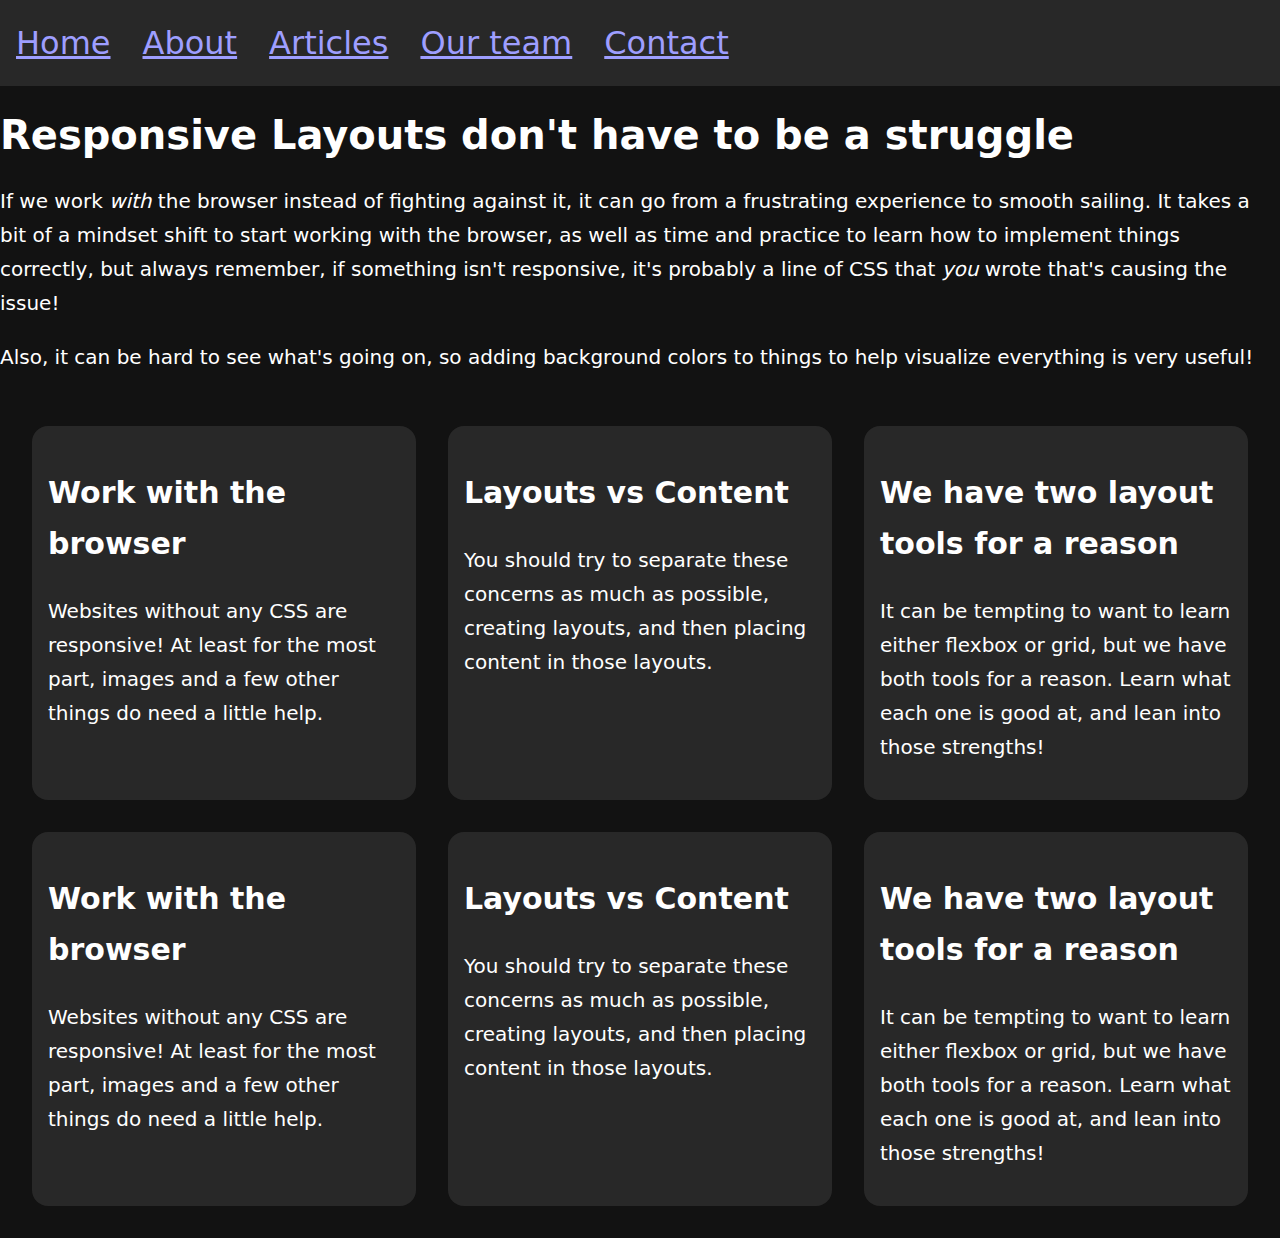
<file: Responisve Layouts - 4/index.html>
<!DOCTYPE html>
<html lang="en">
  <head>
    <meta charset="UTF-8" />
    <meta name="viewport" content="width=device-width, initial-scale=1.0" />
    <link rel="stylesheet" href="style.css" />
    <title>Layout - 4</title>
  </head>
  <body>
    <header>
      <nav>
        <ul>
          <li><a href="#">Home</a></li>
          <li><a href="#">About</a></li>
          <li><a href="#">Articles</a></li>
          <li><a href="#">Our team</a></li>
          <li><a href="#">Contact</a></li>
        </ul>
      </nav>
    </header>

    <h1>Responsive Layouts don't have to be a struggle</h1>
    <p>
      If we work <em>with</em> the browser instead of fighting against it, it
      can go from a frustrating experience to smooth sailing. It takes a bit of
      a mindset shift to start working with the browser, as well as time and
      practice to learn how to implement things correctly, but always remember,
      if something isn't responsive, it's probably a line of CSS that
      <em>you</em> wrote that's causing the issue!
    </p>
    <p>
      Also, it can be hard to see what's going on, so adding background colors
      to things to help visualize everything is very useful!
    </p>

    <div class="grid-auto-fit">
      <div class="card">
        <h2>Work with the browser</h2>
        <p>
          Websites without any CSS are responsive! At least for the most part,
          images and a few other things do need a little help.
        </p>
      </div>

      <div class="card">
        <h2>Layouts vs Content</h2>
        <p>
          You should try to separate these concerns as much as possible,
          creating layouts, and then placing content in those layouts.
        </p>
      </div>

      <div class="card">
        <h2>We have two layout tools for a reason</h2>
        <p>
          It can be tempting to want to learn either flexbox or grid, but we
          have both tools for a reason. Learn what each one is good at, and lean
          into those strengths!
        </p>
      </div>

      <div class="card">
        <h2>Work with the browser</h2>
        <p>
          Websites without any CSS are responsive! At least for the most part,
          images and a few other things do need a little help.
        </p>
      </div>

      <div class="card">
        <h2>Layouts vs Content</h2>
        <p>
          You should try to separate these concerns as much as possible,
          creating layouts, and then placing content in those layouts.
        </p>
      </div>

      <div class="card">
        <h2>We have two layout tools for a reason</h2>
        <p>
          It can be tempting to want to learn either flexbox or grid, but we
          have both tools for a reason. Learn what each one is good at, and lean
          into those strengths!
        </p>
      </div>
    </div>
  </body>
</html>
</file>
<file: Browser-mentor/style.css>
:root {
  --color-dark: #404040;
  --color-light: #f3f3f3;
  --color-light-glare: #fff;
  --color-primary: #0042bf;
  --color-primary-glare: #d8e2f4;
  --color-secondary: #ee5141;
  --color-secondary-glare: #ffe3e5;
  --space-xs: clamp(0.75rem, 0.69rem + 0.29vw, 0.9375rem);
  --space-s: clamp(1rem, 0.92rem + 0.39vw, 1.25rem);
  --space-m: clamp(1.5rem, 1.38rem + 0.58vw, 1.875rem);
  --space-l: clamp(2rem, 1.84rem + 0.78vw, 2.5rem);
  --space-xl: clamp(3rem, 2.77rem + 1.17vw, 3.75rem);
  --space-2xl: clamp(4rem, 3.69rem + 1.55vw, 5rem);
  --space-3xl: clamp(6rem, 5.53rem + 2.33vw, 7.5rem);
  --space-xs-s: clamp(0.75rem, 0.59rem + 0.78vw, 1.25rem);
  --space-s-m: clamp(1rem, 0.73rem + 1.36vw, 1.875rem);
  --space-m-l: clamp(1.5rem, 1.19rem + 1.55vw, 2.5rem);
  --space-l-xl: clamp(2rem, 1.46rem + 2.72vw, 3.75rem);
  --space-l-2xl: clamp(2rem, 1.07rem + 4.66vw, 5rem);
  --space-xl-2xl: clamp(3rem, 2.38rem + 3.11vw, 5rem);
  --space-2xl-3xl: clamp(4rem, 2.91rem + 5.44vw, 7.5rem);
  --size-step-0: clamp(1rem, 0.92rem + 0.39vw, 1.25rem);
  --size-step-1: clamp(1.1875rem, 1.01rem + 0.87vw, 1.75rem);
  --size-step-2: clamp(1.4375rem, 1.11rem + 1.65vw, 2.5rem);
  --size-step-3: clamp(1.75rem, 1.19rem + 2.82vw, 3.5625rem);
  --size-step-4: clamp(2.0625rem, 1.15rem + 4.56vw, 5rem);
  --size-step-5: clamp(2.5rem, 1.08rem + 7.09vw, 7.0625rem);
  --size-step-6: clamp(3rem, 0.84rem + 10.78vw, 9.9375rem);
  --font-base: Inter, Segoe UI, Roboto, Helvetica Neue, Arial, sans-serif;
  --font-serif: Georgia, sans-serif;
  --gutter: var(--space-s-m);
  --border-radius: var(--size-step-1);
  --transition-base: 250ms ease;
  --transition-movement: 200ms linear;
  --transition-fade: 200ms ease;
  --transition-bounce: 500ms cubic-bezier(0.5, 0.05, 0.2, 1.5);
  --tracking: -0.05ch;
  --tracking-s: -0.075ch;
}

/* Box sizing rules */
*,
*::before,
*::after {
  box-sizing: border-box;
}

/* Prevent font size inflation */
html {
  -moz-text-size-adjust: none;
  -webkit-text-size-adjust: none;
  text-size-adjust: none;
}

/* Remove default margin in favour of better control in authored CSS */
body,
h1,
h2,
h3,
h4,
p,
figure,
blockquote,
dl,
dd {
  margin-block-end: 0;
}

/* Remove list styles on ul, ol elements with a list role, which suggests default styling will be removed */
ul[role="list"],
ol[role="list"] {
  list-style: none;
}

/* Set core body defaults */
body {
  min-height: 100vh;
  line-height: 1.5;
}

/* Set shorter line heights on headings and interactive elements */
h1,
h2,
h3,
h4,
button,
input,
label {
  line-height: 1.1;
}

/* Balance text wrapping on headings */
h1,
h2,
h3,
h4 {
  text-wrap: balance;
}

/* A elements that don't have a class get default styles */
a:not([class]) {
  text-decoration-skip-ink: auto;
  color: currentColor;
}

/* Make images easier to work with */
img,
picture {
  max-width: 100%;
  display: block;
}

/* Inherit fonts for inputs and buttons */
input,
button,
textarea,
select {
  font-family: inherit;
  font-size: inherit;
}

/* Make sure text-areas without a rows attribute are not tiny */
textarea:not([rows]) {
  min-height: 10em;
}

/* Anything that has been anchored to should have extra scroll margin */
:target {
  scroll-margin-block: 5ex;
}

/*  */

body {
  background: var(--color-light);
  color: var(--color-dark);
  font-family: var(--font-base);
  font-size: var(--size-step-1);
  letter-spacing: var(--tracking);
  line-height: 1.4;
}

h1,
h2,
h3 {
  letter-spacing: var(--tracking-s);
  line-height: 1;
}

h1 {
  font-size: var(--size-step-5);
}

h2 {
  font-size: var(--size-step-4);
}

h3 {
  font-size: var(--size-step-3);
}

blockquote:not([class]),
li,
p {
  max-width: 50ch;
}

h1,
h2,
h3 {
  max-width: 20ch;
}

blockquote:not([class]) {
  font-family: var(--font-serif);
  font-size: var(--size-step-2);
}

blockquote:not([class]) p:last-of-type {
  font-family: var(--font-base);
  font-size: var(--size-step-1);
  font-weight: 400;
}

svg {
  flex: none;
  height: 2ex;
  width: auto;
}

[role="list"] {
  padding: 0;
}

a {
  color: currentcolor;
}

a:hover {
  text-decoration: none;
}

:focus {
  outline: 2px solid;
  outline-offset: 0.3ch;
}

:target {
  scroll-margin-top: 2ex;
}

main:focus {
  outline: none;
}

::selection {
  background: var(--color-dark);
  color: var(--color-light);
}

.card {
  background: var(--color-dark);
  border-radius: var(--border-radius);
  color: var(--color-light);
  max-width: unset;
  padding: var(--space-m-l);
}

.card ::selection {
  background: var(--color-secondary);
  color: var(--color-dark);
}

.curve {
  fill: var(--spot-color, var(--color-light));
  display: block;
  height: 3.5em;
  width: 100%;
}

.features {
  --grid-placement: auto-fit;
  --grid-min-item-size: clamp(16rem, 33%, 20rem);
  --gutter: var(--space-l-xl);
  --flow-space: var(--space-s);
  text-align: center;
}

.features svg {
  display: block;
  height: 4em;
  margin-inline: auto;
}

.features a {
  text-decoration: none;
}

.features a:hover {
  text-decoration: underline;
  text-decoration-thickness: 0.08ex;
  text-underline-offset: 0.2ex;
}

.prose {
  --flow-space: var(--space-l-xl);
  --wrapper-max-width: 55rem;
}

.prose :is(h2, h3, h4) + * {
  --flow-space: var(--space-s-m);
}

.prose blockquote {
  border-inline-start: 10px solid var(--color-secondary);
  font-family: var(--font-serif);
  font-size: var(--size-step-2);
  font-style: italic;
  padding: var(--space-m-l);
}

.prose blockquote > * + * {
  margin-top: var(--space-m-l);
}

.prose blockquote :last-child {
  font-family: var(--font-base);
  font-size: var(--size-step-1);
  font-style: normal;
}

.section > .curve {
  transform: translateY(-1px);
}

.section > .curve:first-child {
  transform: rotate(180deg) translateY(-1px);
}

.section__inner {
  background: var(--spot-color, var(--color-dark));
  color: var(--color-light);
}

.section blockquote {
  font-size: var(--size-step-4);
  font-weight: 700;
  letter-spacing: var(--tracking-s);
  line-height: 1;
}

.section :is(h1, h2, h3, blockquote) {
  opacity: 95%;
}

.signoff h2 {
  font-size: var(--size-step-1);
  font-weight: 400;
  letter-spacing: var(--tracking);
  max-width: 30ch;
}

.signoff p {
  color: var(--color-primary);
  font-size: var(--size-step-6);
  font-weight: 700;
  letter-spacing: var(--tracking-s);
  line-height: 1;
}

.site-foot {
  background: var(--color-dark);
  color: var(--color-light);
  padding: var(--space-s-m);
}

.site-foot__inner {
  align-items: center;
  display: flex;
  gap: var(--space-s-m);
}

.site-foot svg {
  height: 3em;
  width: 3em;
}

.grid {
  display: grid;
  gap: var(--gutter, var(--space-s-l));
  grid-template-columns: repeat(
    var(--grid-placement, auto-fill),
    minmax(var(--grid-min-item-size, 16rem), 1fr)
  );
}

.grid[data-rows="masonry"] {
  align-items: start;
  grid-template-rows: masonry;
}

.grid[data-layout="50-50"] {
  --grid-placement: auto-fit;
  --grid-min-item-size: clamp(16rem, 50vw, 26rem);
}

.sidebar {
  display: flex;
  flex-wrap: wrap;
  gap: var(--gutter, var(--space-s-l));
}

.sidebar > :first-child {
  flex-basis: var(--sidebar-target-width, 20rem);
  flex-grow: 1;
}

.sidebar > :last-child {
  flex-basis: 0;
  flex-grow: 999;
  min-width: var(--sidebar-content-min-width, 50%);
}

.sidebar[data-direction="rtl"] {
  flex-direction: row-reverse;
}

.flow > * + * {
  margin-top: var(--flow-space, 1em);
}

.region {
  padding-bottom: var(--region-space, var(--space-l-2xl));
  padding-top: var(--region-space, var(--space-l-2xl));
}

.wrapper {
  margin-left: auto;
  margin-right: auto;
  max-width: var(--wrapper-max-width, 85rem);
  padding-left: var(--gutter);
  padding-right: var(--gutter);
  position: relative;
}

.mt-l-xl {
  margin-top: clamp(2rem, 1.46rem + 2.72vw, 3.75rem);
}

.block {
  display: block;
}

.inline {
  display: inline;
}

.grid {
  display: grid;
}

.filter {
  filter: var(--tw-blur) var(--tw-brightness) var(--tw-contrast)
    var(--tw-grayscale) var(--tw-hue-rotate) var(--tw-invert) var(--tw-saturate)
    var(--tw-sepia) var(--tw-drop-shadow);
}

.flow-space-s-m {
  --flow-space: clamp(1rem, 0.73rem + 1.36vw, 1.875rem);
}

.flow-space-2xl-3xl {
  --flow-space: clamp(4rem, 2.91rem + 5.44vw, 7.5rem);
}

.spot-color-primary {
  --spot-color: #0042bf;
}

.spot-color-secondary {
  --spot-color: #ee5141;
}
</file>
<file: Responisve Layouts - 4/style.css>
nav > ul {
  font-size: 2rem;
  display: flex;
  flex-wrap: wrap;
  gap: 0.5rem 2rem;
  list-style: none;
  margin: 0;
  padding: 0;
}

li {
}

.grid-auto-fit {
  display: grid;
  gap: 2rem;
  grid-template-columns: repeat(auto-fit, minmax(min(25ch, 100%), 1fr));
  padding: 2rem;
}

@layer not-demo-related {
  * {
    box-sizing: border-box;
  }
  :root {
    --clr-primary-400: hsl(189, 72%, 52%);
    --clr-primary-600: hsl(196, 40%, 21%);
  }

  html {
    font-family: system-ui;
    color-scheme: dark;
  }

  body {
    margin: 0;
    font-size: 1.25rem;
    line-height: 1.7;
  }

  h1 {
    line-height: 1.1;
  }

  header {
    background: hsl(0 0 50% / 0.2);
    padding: 1rem;
  }

  .card {
    padding: 1rem;
    background: hsl(0 0 50% / 0.2);
    border-radius: 1rem;
  }
}
</file>
